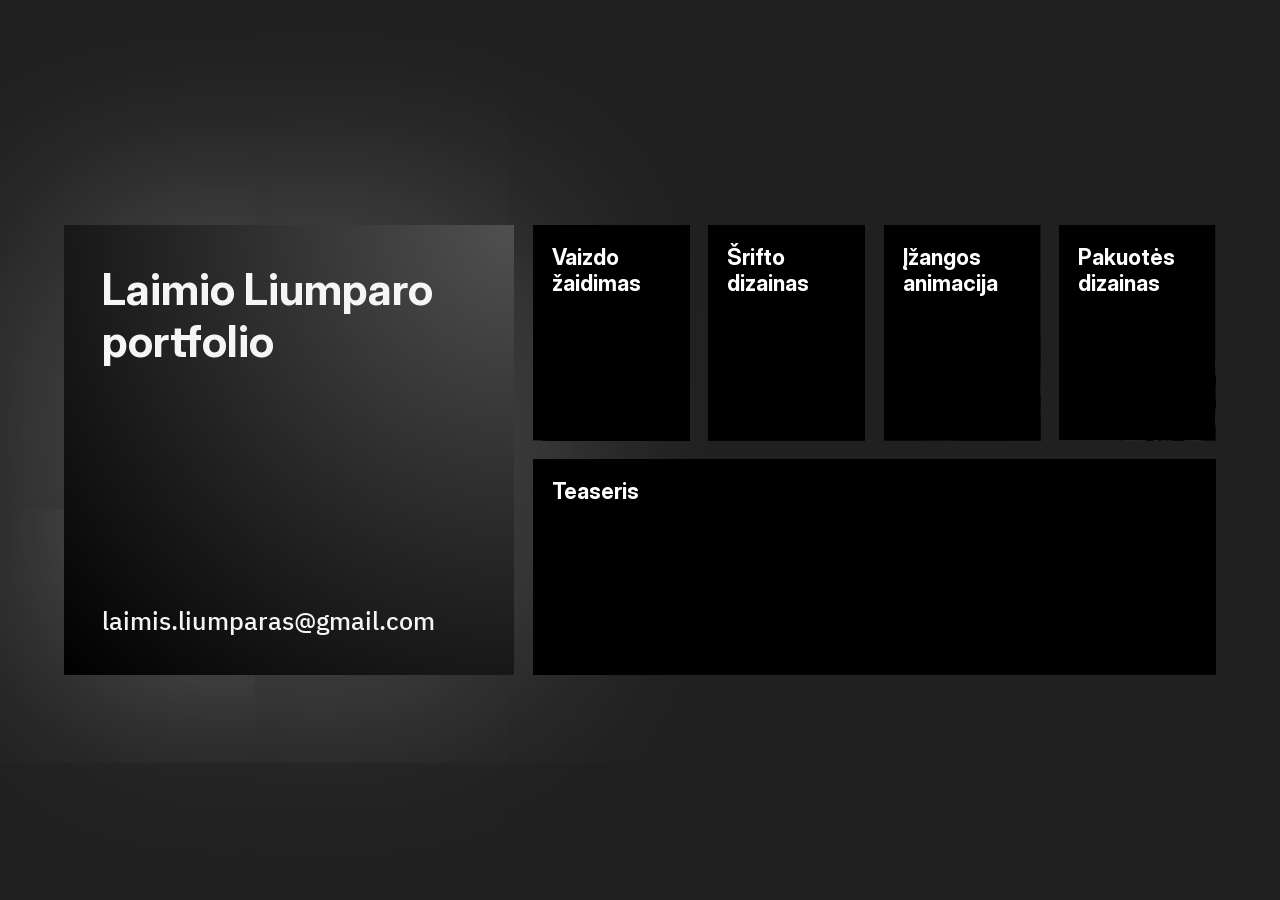
<file: index.html>
<!DOCTYPE html>
<html lang="">
  <head>
    <meta charset="utf-8">
    <title>Laimis LMP</title>
    <link rel="apple-touch-icon" href="SiteIcon/apple-touch-icon.png">
    <link rel="icon" type="image/svg+xml" sizes="180x180" href="SiteIcon/favicon-180x180.svg">
    <link rel="icon" type="image/svg+xml" sizes="48x48" href="SiteIcon/favicon-48x48.svg">
    <link rel="icon" type="image/svg+xml" sizes="32x32" href="SiteIcon/favicon-32x32.svg">
    <link rel="icon" type="image/svg+xml" sizes="16x16" href="SiteIcon/favicon-16x16.svg">
  </head>
  <link rel="stylesheet" href="Page_styling.css">
  <body>
    <main_group>
      <square>Laimio Liumparo portfolio<contact-desc>laimis.liumparas@gmail.com</contact-desc></square>
      <section_collection>
      <a href="vg.html" id="video_game" class=clickable_square>Vaizdo<br>žaidimas</a>
      <a href="font_flood.html" id="flood_font" class=clickable_square>Šrifto<br>dizainas</a>
      <a href="video.html" id="intro_movie" class=clickable_square>Įžangos<br>animacija</a>
      <a href="package.html" id="package_design" class=clickable_square>Pakuotės<br>dizainas</a>
      <a href="teaser.html" id="teaser" class="clickable_square">Teaseris</a>
      </section_collection>
      </main_group>
  </body>
</html>
</file>
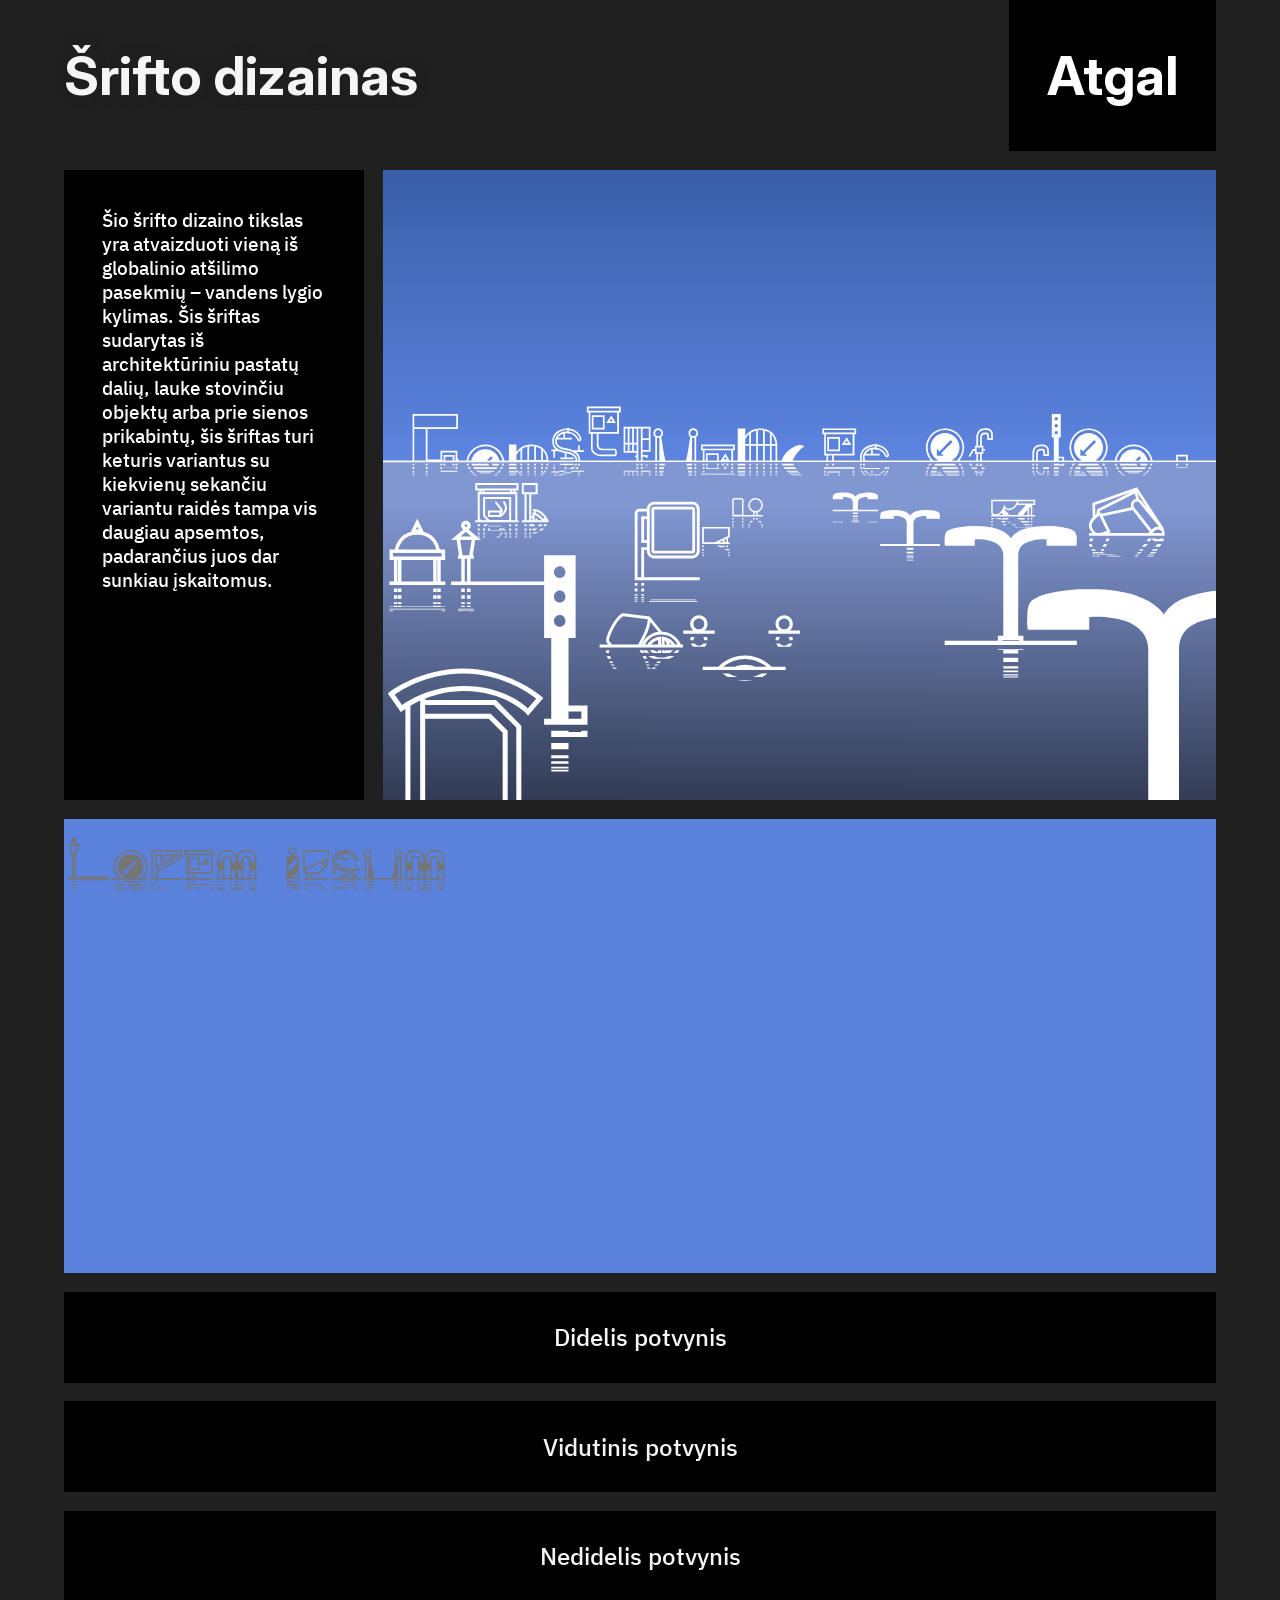
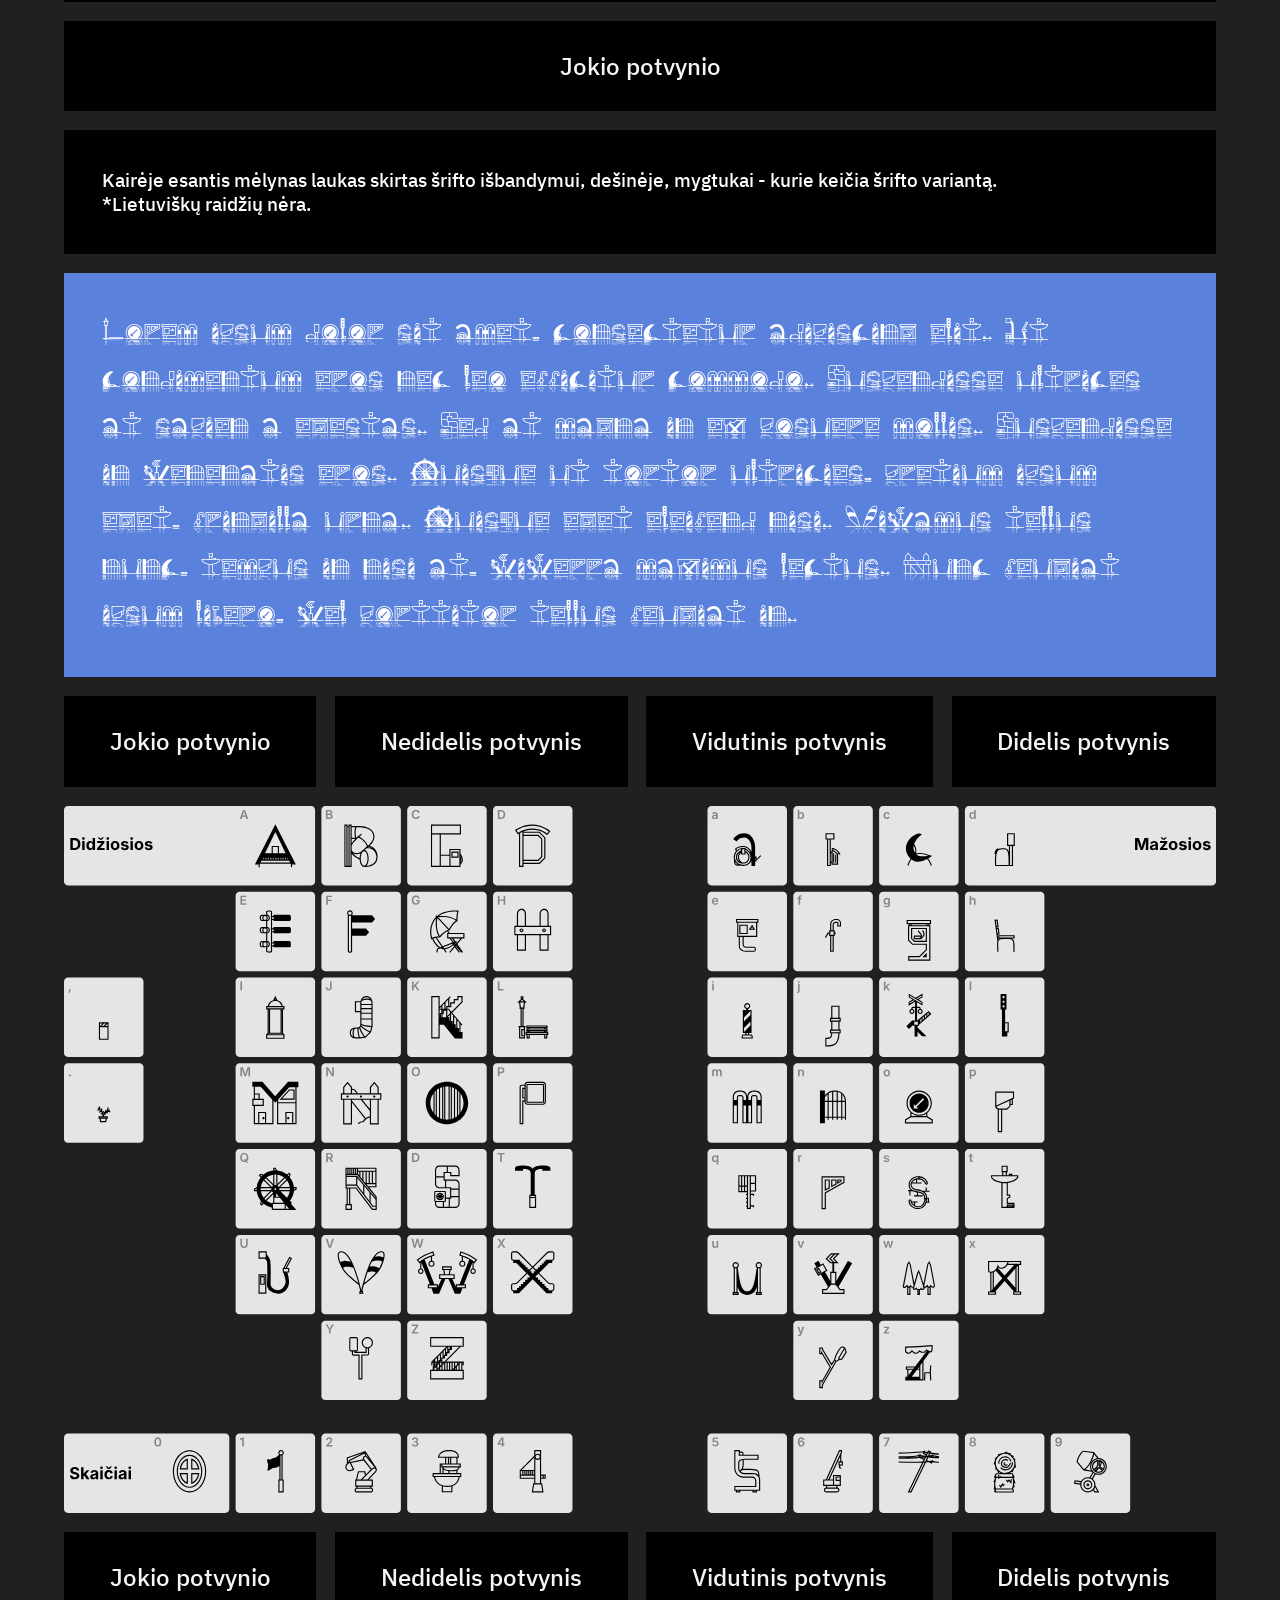
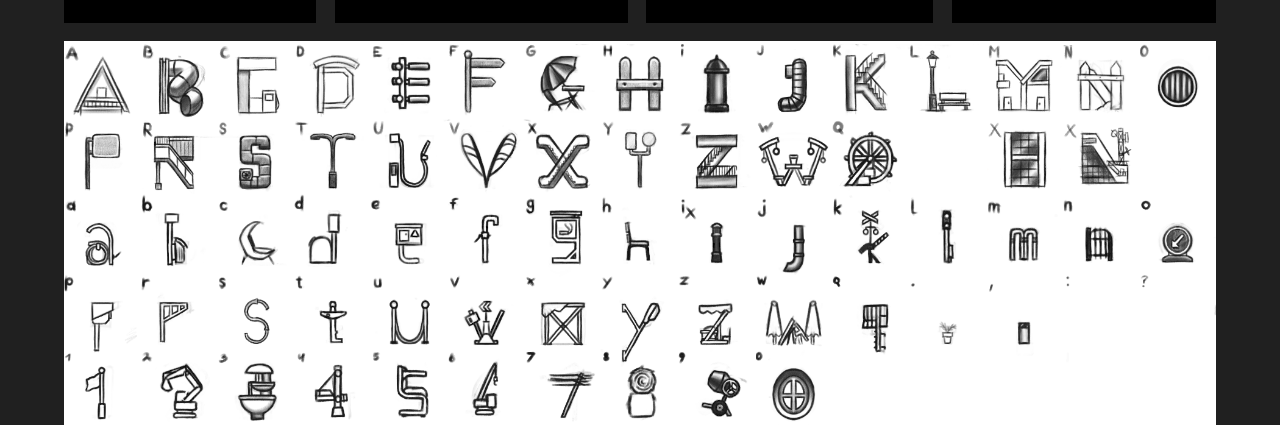
<file: font_flood.html>
<!DOCTYPE html>
<html lang="">
  <head>
    <meta charset="utf-8">
    <title>Šrifto dizainas</title>
    <link rel="apple-touch-icon" href="SiteIcon/apple-touch-icon.png">
    <link rel="icon" type="image/svg+xml" sizes="180x180" href="SiteIcon/favicon-180x180.svg">
    <link rel="icon" type="image/svg+xml" sizes="48x48" href="SiteIcon/favicon-48x48.svg">
    <link rel="icon" type="image/svg+xml" sizes="32x32" href="SiteIcon/favicon-32x32.svg">
    <link rel="icon" type="image/svg+xml" sizes="16x16" href="SiteIcon/favicon-16x16.svg">
  </head>
  <link rel="stylesheet" href="Page_styling.css">
  <script src="font_script.js"></script>
  <body>
    <work-container>
      <header>Šrifto dizainas<a class="backbutton" href="index.html">Atgal</a></header>
      <div class="horizontal-layout">
        <description>Šio šrifto dizaino tikslas yra atvaizduoti vieną iš globalinio atšilimo pasekmių – vandens lygio kylimas. Šis šriftas sudarytas iš architektūriniu pastatų dalių, lauke stovinčiu objektų arba prie sienos prikabintų, šis šriftas turi keturis variantus su kiekvienų sekančiu variantu raidės tampa vis daugiau apsemtos, padarančius juos dar sunkiau įskaitomus.</description>
        <img src="ButtonBG/FloodFont.svg" class="header_image"></img>
      </div>
      <div class="horizontal-layout standart-wrap">
        <textarea class="Font_test" id="font_test_field" placeholder="Lorem ipsum"></textarea>
        <div class="vertical-layout">
          <set_weight_btn onclick="changeFont(900)">Didelis potvynis</set_weight_btn>
          <set_weight_btn onclick="changeFont(700)">Vidutinis potvynis</set_weight_btn>
          <set_weight_btn onclick="changeFont(400)">Nedidelis potvynis</set_weight_btn>
          <set_weight_btn onclick="changeFont(100)">Jokio potvynio</set_weight_btn>
        </div>
      </div>
      <description>Kairėje esantis mėlynas laukas skirtas šrifto išbandymui, dešinėje, mygtukai - kurie keičia šrifto variantą.<br>*Lietuviškų raidžių nėra.</description>
      <description id=font_preview>Lorem ipsum dolor sit amet, consectetur adipiscing elit. Ut condimentum eros nec leo efficitur commodo. Suspendisse ultrices at sapien a egestas. Sed at magna in ex posuere mollis. Suspendisse in venenatis eros. Quisque ut tortor ultricies, pretium ipsum eget, fringilla urna. Quisque eget eleifend nisi. Vivamus tellus nunc, tempus in nisi at, viverra maximus lectus. Nunc feugiat ipsum libero, vel porttitor tellus feugiat in.</description>
      <div class="horizontal-layout standart-wrap">
          <set_weight_btn onclick="changePreview(100)">Jokio potvynio</set_weight_btn>
          <set_weight_btn onclick="changePreview(400)">Nedidelis potvynis</set_weight_btn>
          <set_weight_btn onclick="changePreview(700)">Vidutinis potvynis</set_weight_btn>
          <set_weight_btn onclick="changePreview(900)">Didelis potvynis</set_weight_btn>
      </div>
      <img class="wide_display" id="font_overview" src="FontGallery/Level_1.svg"></img>
      <div class="horizontal-layout standart-wrap">
        <set_weight_btn onclick="changeOverview(100)">Jokio potvynio</set_weight_btn>
        <set_weight_btn onclick="changeOverview(400)">Nedidelis potvynis</set_weight_btn>
        <set_weight_btn onclick="changeOverview(700)">Vidutinis potvynis</set_weight_btn>
        <set_weight_btn onclick="changeOverview(900)">Didelis potvynis</set_weight_btn>
      </div>
      <img class="wide_display" src="FontGallery/LetterDraws.png"></img>
    </work-container>
  </body>
</html>
</file>
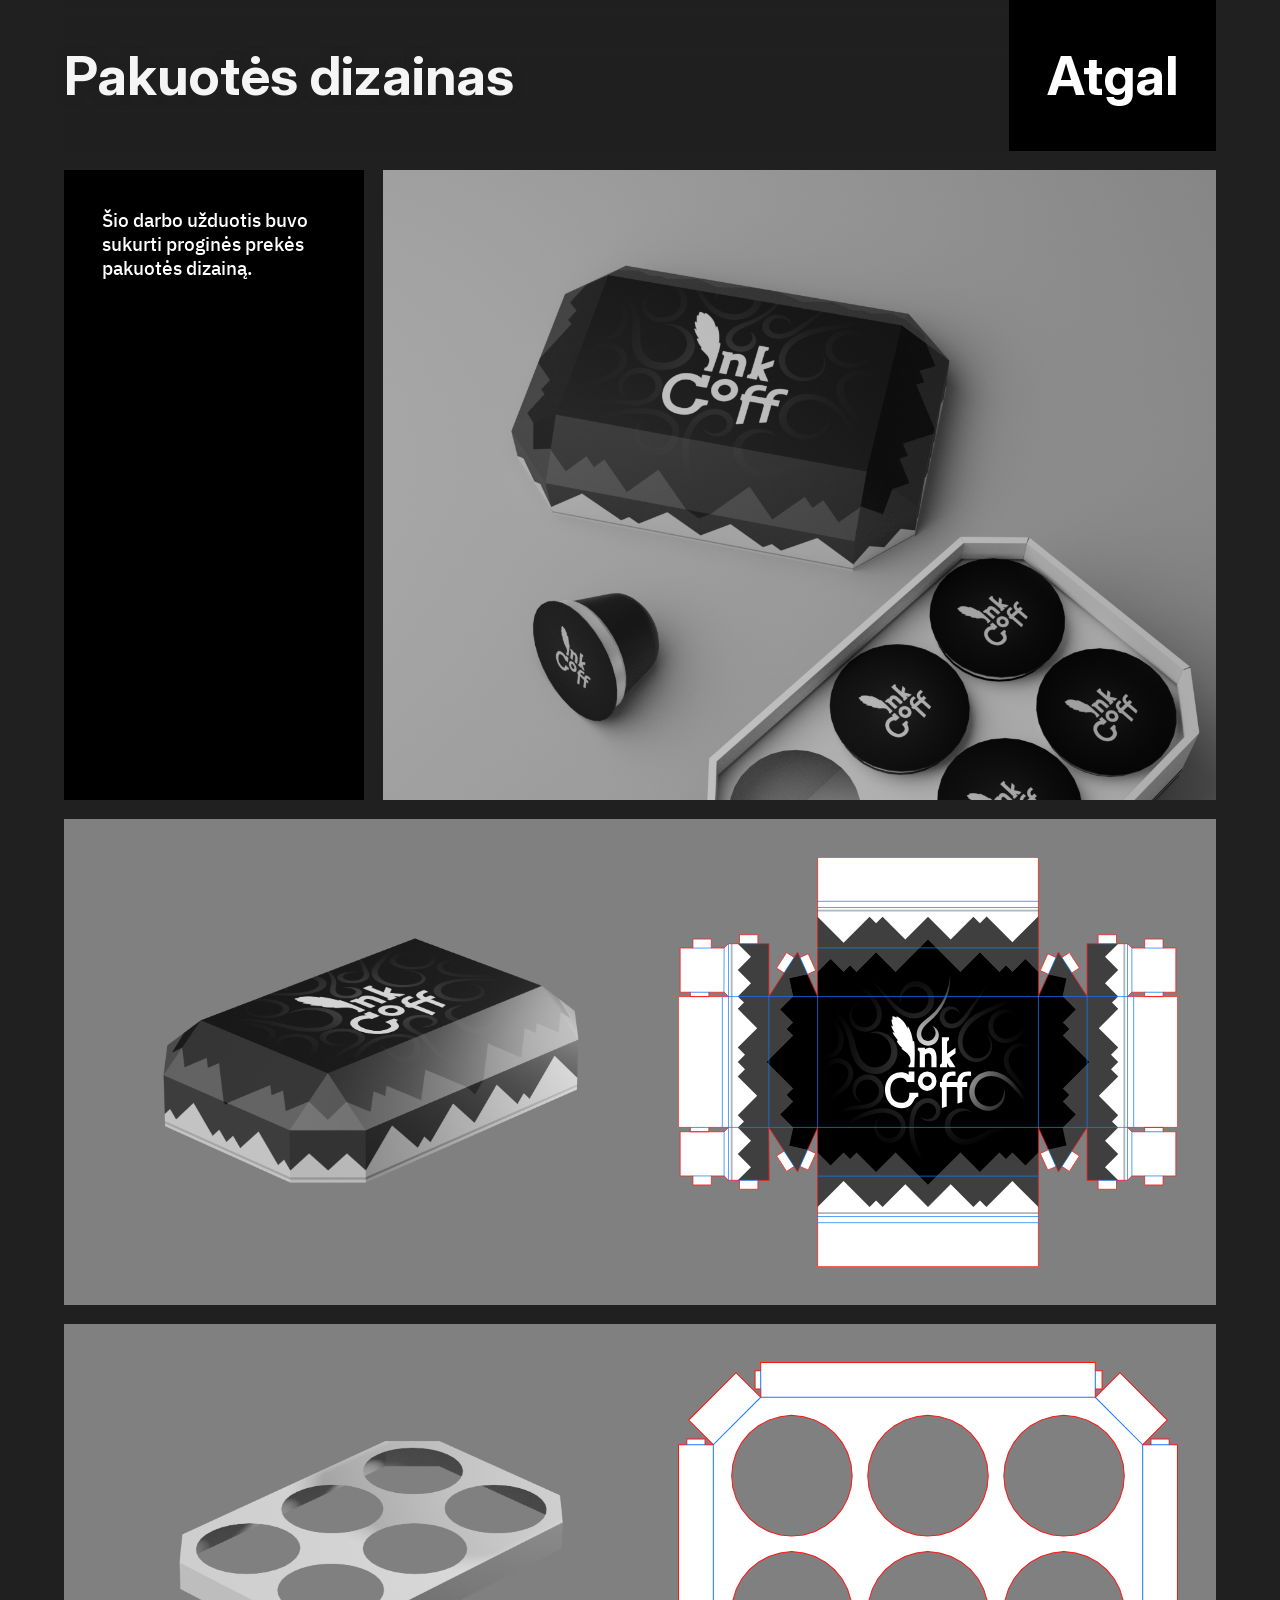
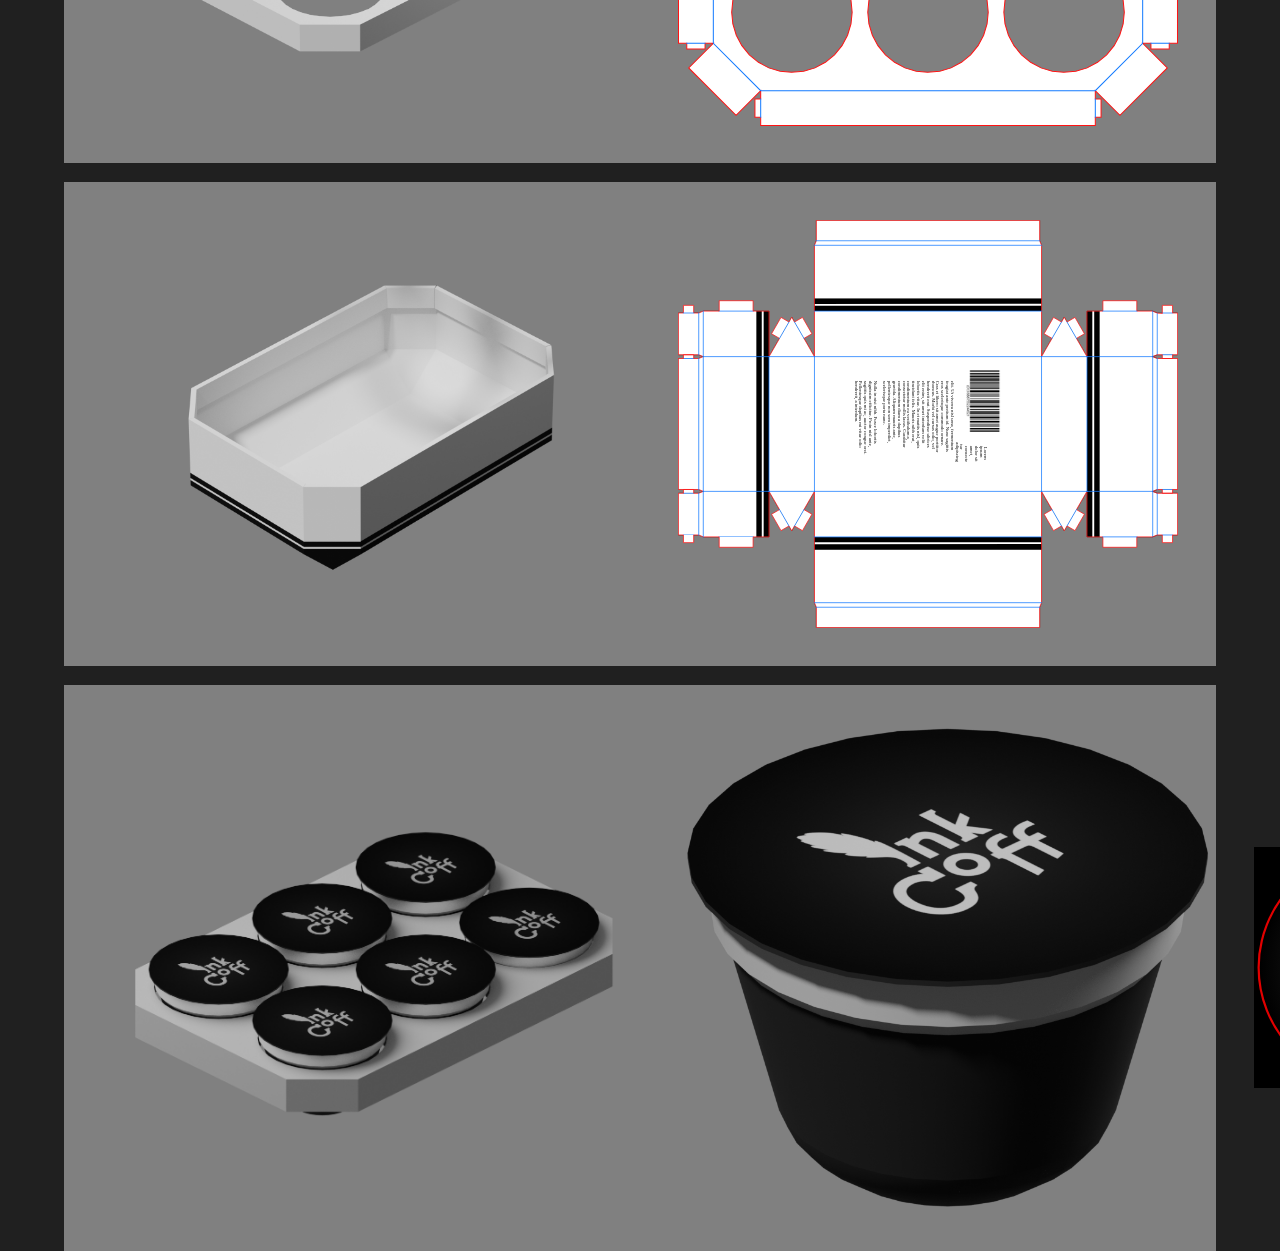
<file: package.html>
<!DOCTYPE html>
<html lang="">
  <head>
    <meta charset="utf-8">
    <title>Pakuotės dizainas</title>
    <link rel="apple-touch-icon" href="SiteIcon/apple-touch-icon.png">
    <link rel="icon" type="image/svg+xml" sizes="180x180" href="SiteIcon/favicon-180x180.svg">
    <link rel="icon" type="image/svg+xml" sizes="48x48" href="SiteIcon/favicon-48x48.svg">
    <link rel="icon" type="image/svg+xml" sizes="32x32" href="SiteIcon/favicon-32x32.svg">
    <link rel="icon" type="image/svg+xml" sizes="16x16" href="SiteIcon/favicon-16x16.svg">
  </head>
  <link rel="stylesheet" href="Page_styling.css">
  <body>
    <work-container>
      <header>Pakuotės dizainas<a class="backbutton" href="index.html">Atgal</a></header>
      <div class="horizontal-layout">
        <description>Šio darbo užduotis buvo sukurti proginės prekės pakuotės dizainą.</description>
        <img src="ButtonBG/CoffePak.png" class="header_image"></img>
      </div>
      <div class="horizontal_gal">
        <img src="ScreenShots/Lid.png" class="gal_image"></img>
        <img src="ScreenShots/Lid_plan.svg" class="gal_image"></img>
      </div>
      <div class="horizontal_gal">
        <img src="ScreenShots/Holder.png" class="gal_image"></img>
        <img src="ScreenShots/Holder_plan.svg" class="gal_image"></img>
      </div>
      <div class="horizontal_gal">
        <img src="ScreenShots/Base.png" class="gal_image"></img>
        <img src="ScreenShots/Base_plan.svg" class="gal_image"></img>
      </div>
      <div class="horizontal_gal">
        <img src="ScreenShots/Cap_combine.png" class="gal_image"></img>
        <img src="ScreenShots/Cap1.png" class="gal_image"></img>
        <img src="ScreenShots/Cap_plan.svg" class="gal_image"></img>
      </div>
    </work-container>
  </body>
</html>
</file>
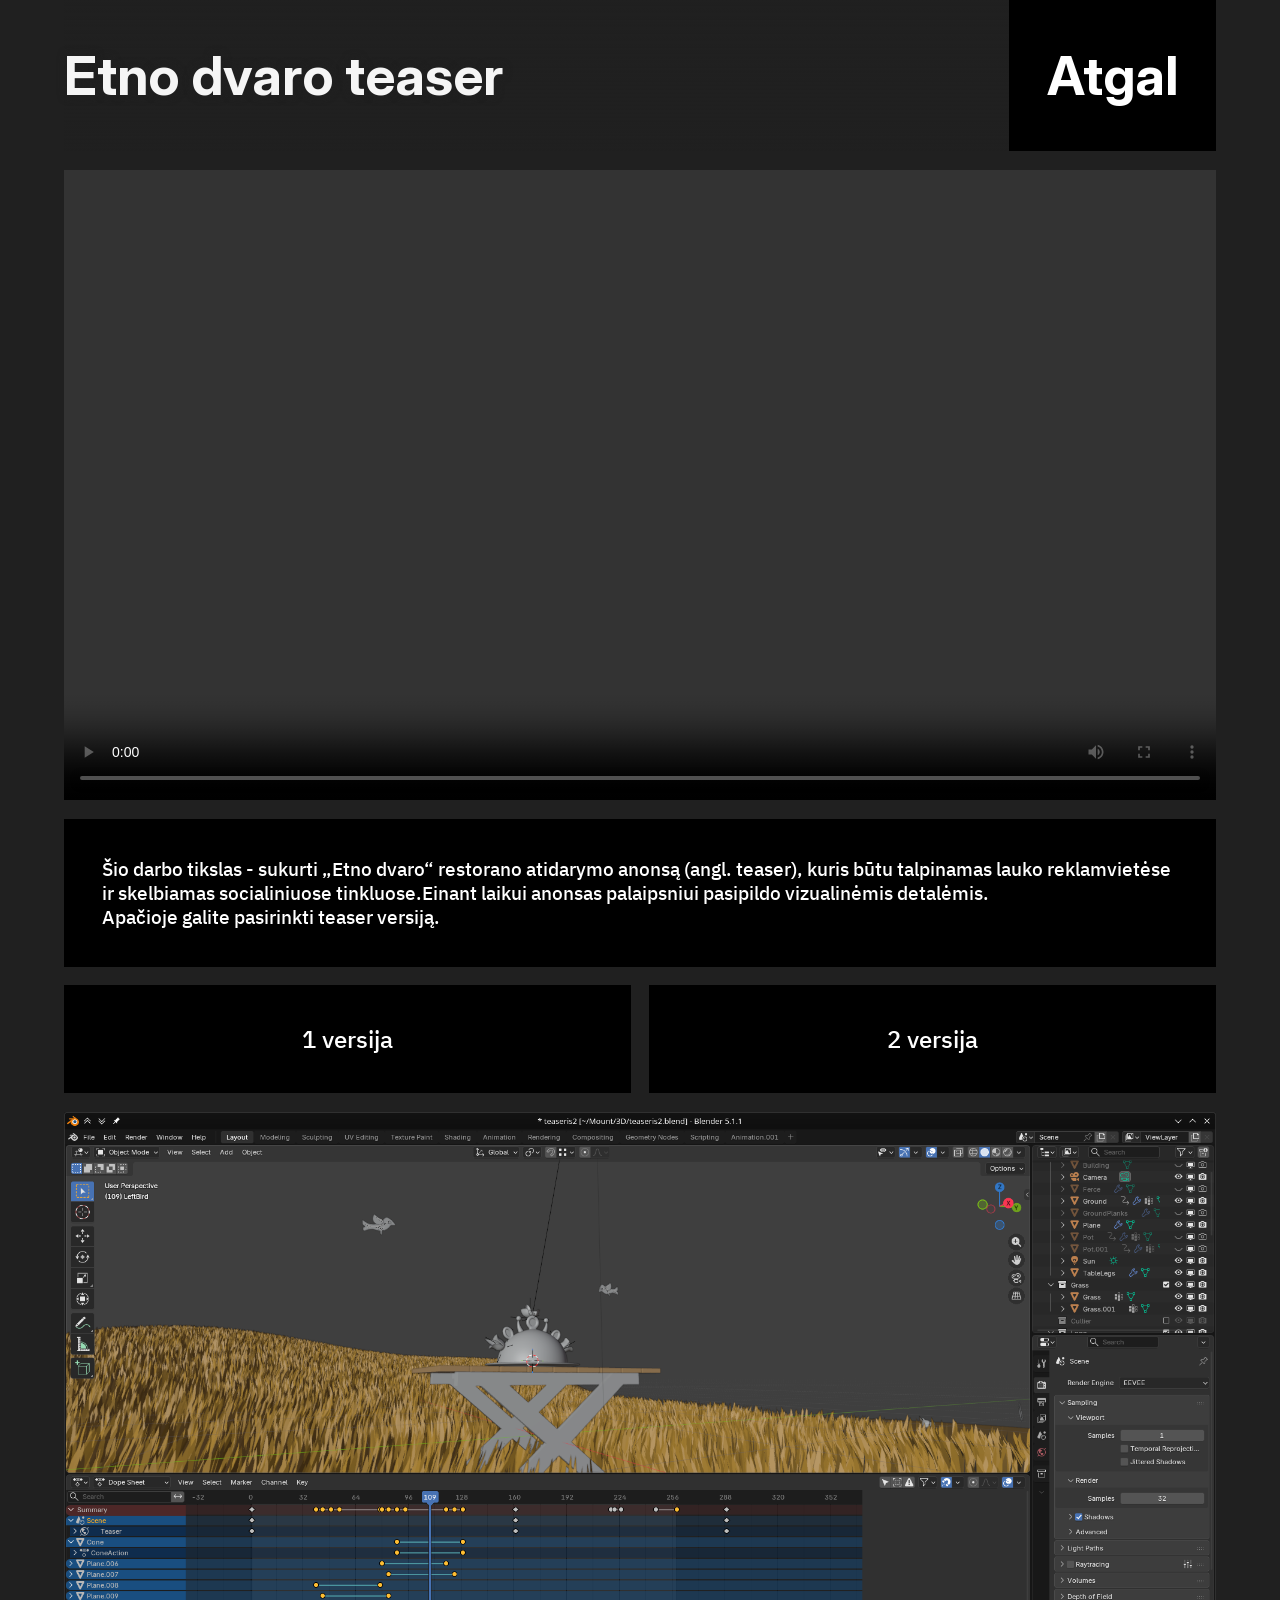
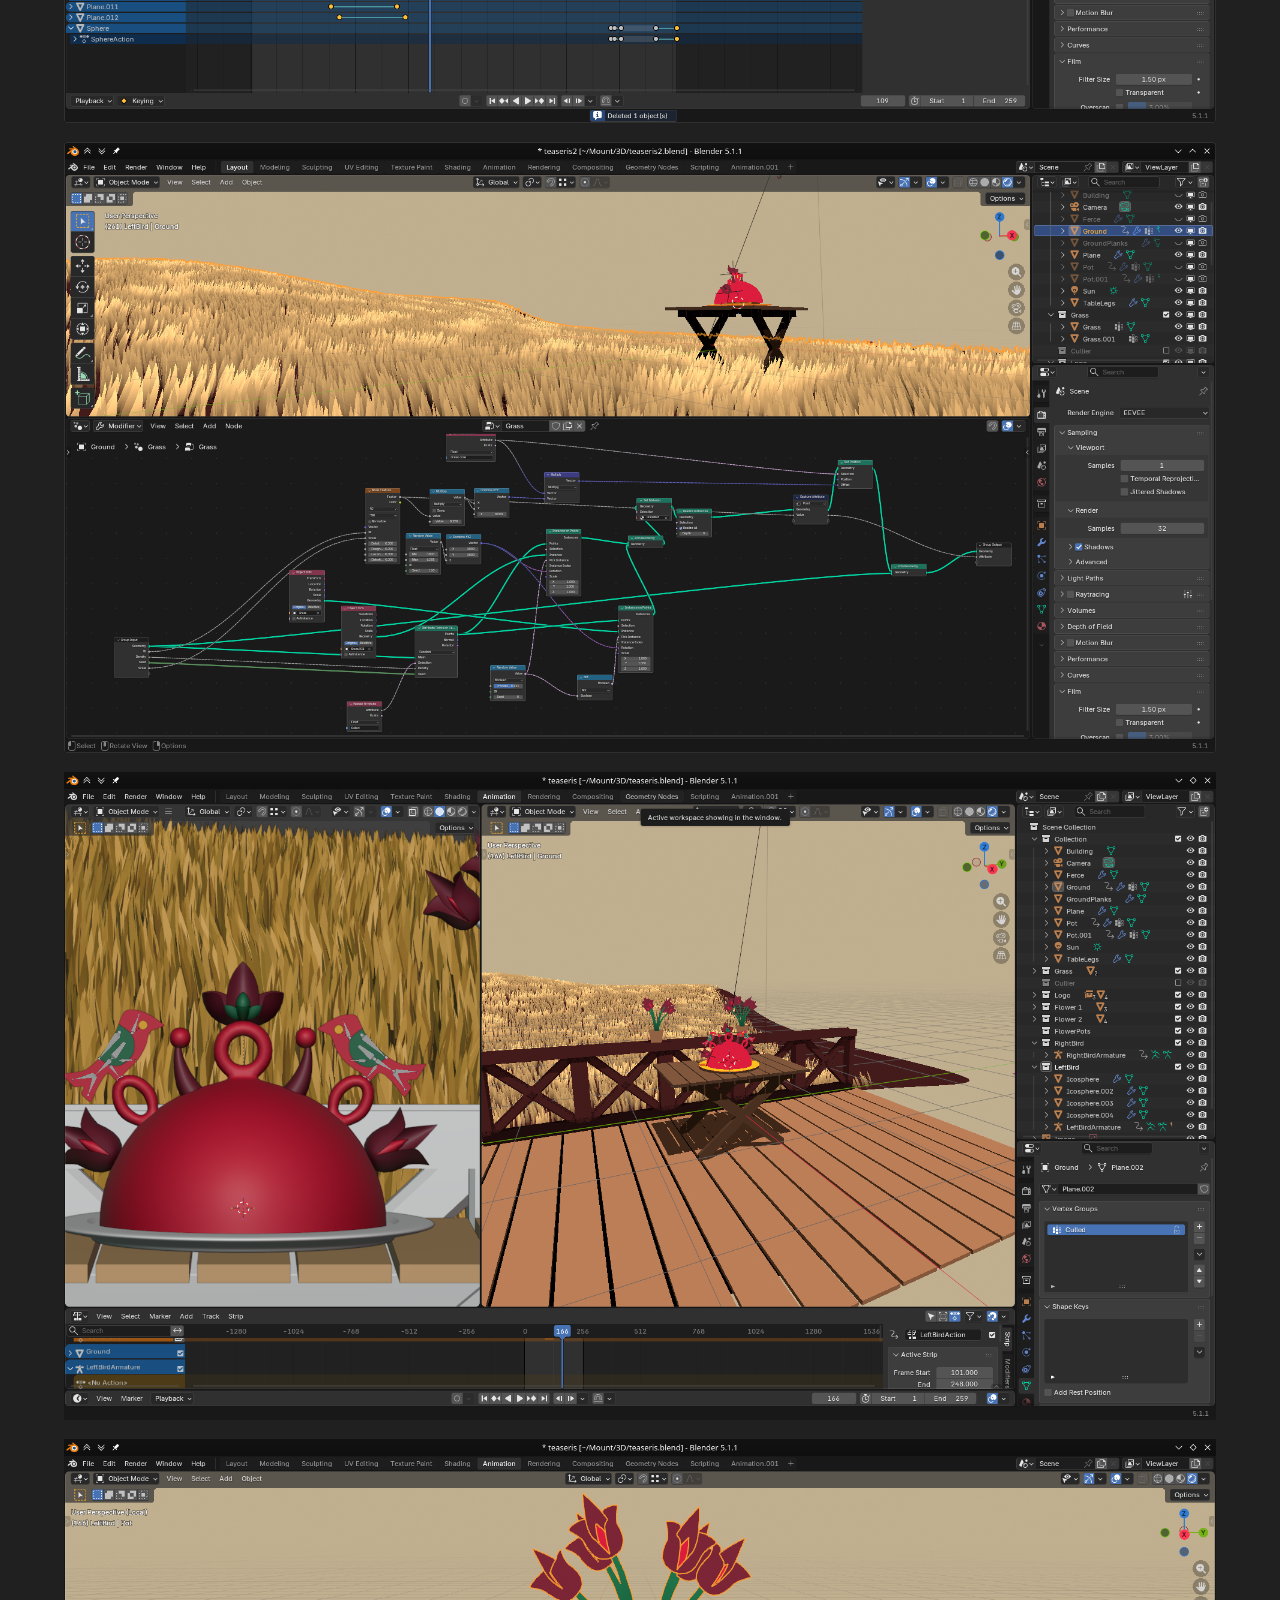
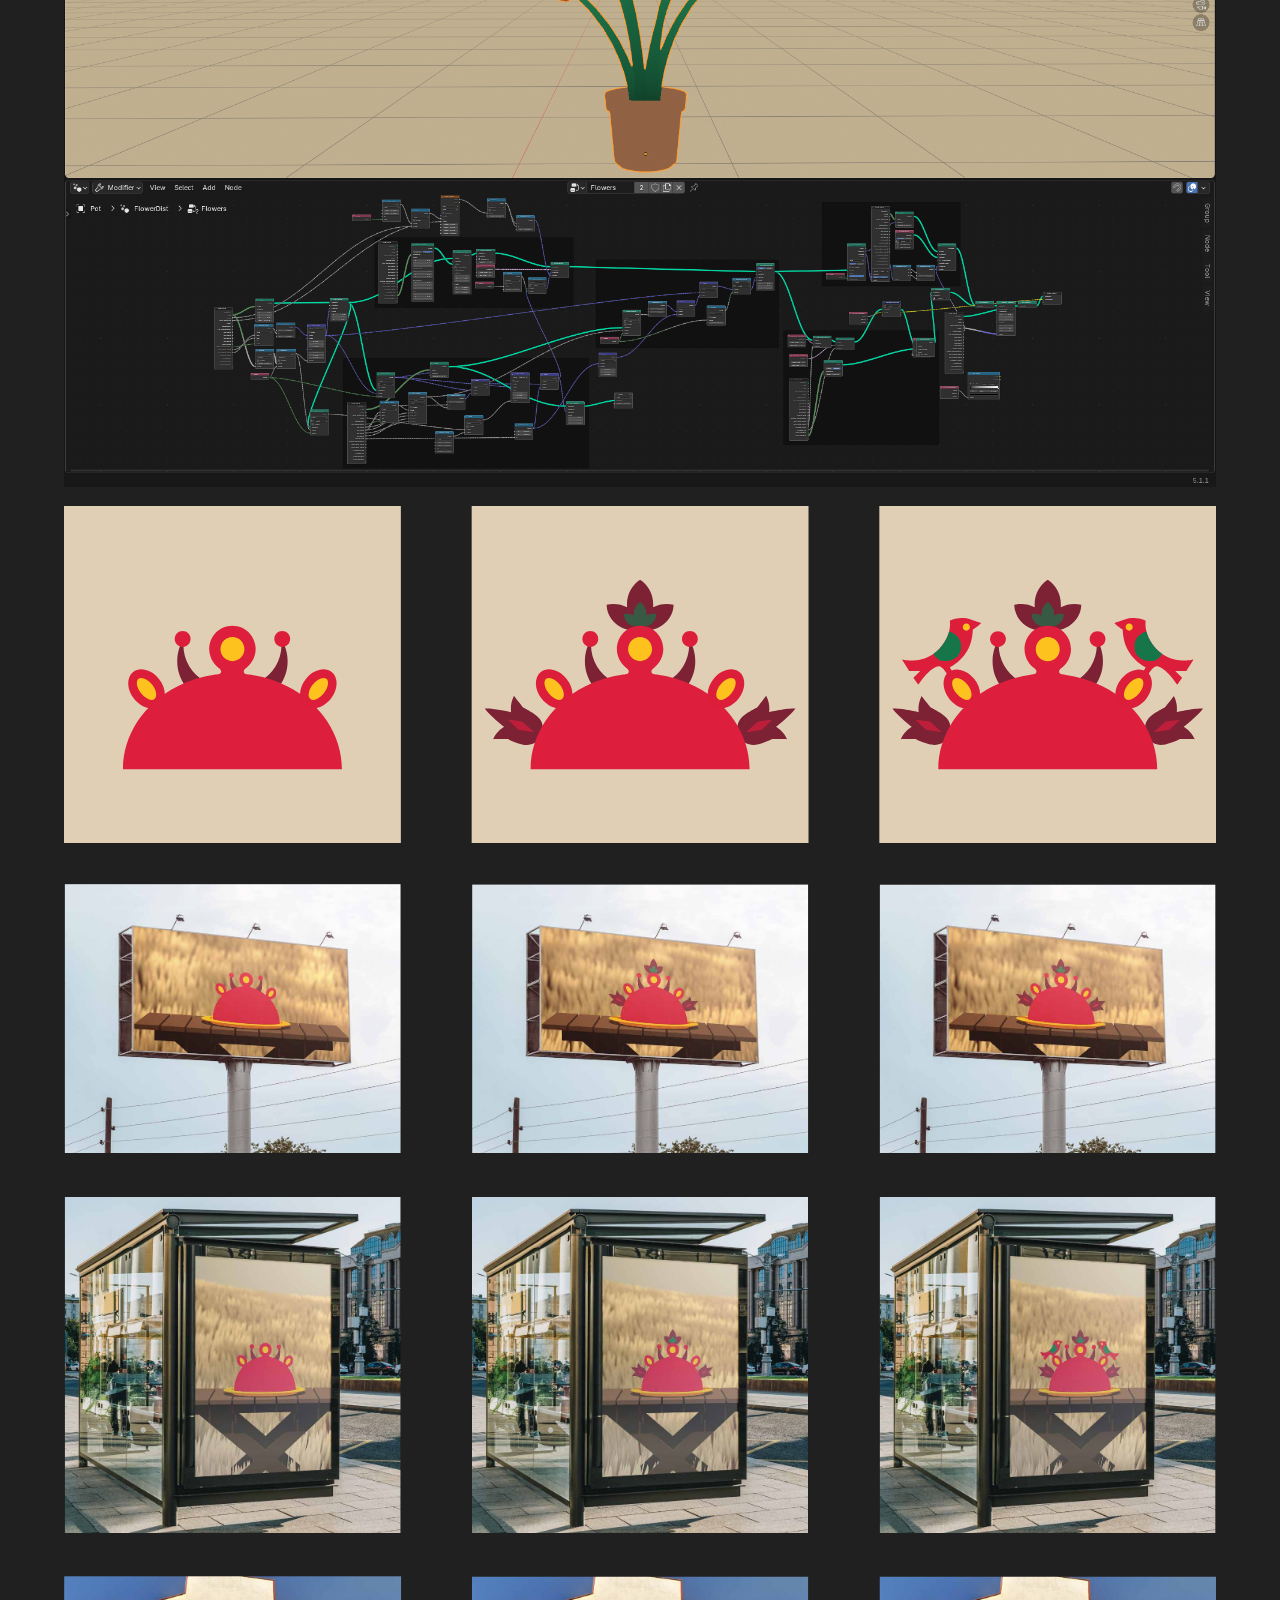
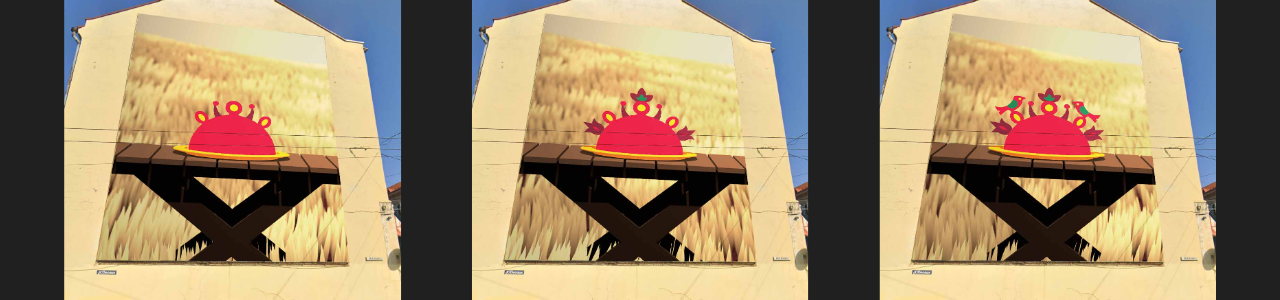
<file: teaser.html>
<!DOCTYPE html>
<html lang="">
  <head>
    <meta charset="utf-8">
    <title>Teaser</title>
    <link rel="apple-touch-icon" href="SiteIcon/apple-touch-icon.png">
    <link rel="icon" type="image/svg+xml" sizes="180x180" href="SiteIcon/favicon-180x180.svg">
    <link rel="icon" type="image/svg+xml" sizes="48x48" href="SiteIcon/favicon-48x48.svg">
    <link rel="icon" type="image/svg+xml" sizes="32x32" href="SiteIcon/favicon-32x32.svg">
    <link rel="icon" type="image/svg+xml" sizes="16x16" href="SiteIcon/favicon-16x16.svg">
  </head>
  <link rel="stylesheet" href="Page_styling.css">
  <script src="video_switch.js"></script>
  <body>
    <work-container>
      <header>Etno dvaro teaser<a class="backbutton" href="index.html">Atgal</a></header>
      <div class="horizontal-layout">
        <div class="vertical-layout-description">
          <description>Šio darbo tikslas - sukurti „Etno dvaro“ restorano atidarymo anonsą (angl. teaser), kuris būtu talpinamas lauko reklamvietėse ir skelbiamas socialiniuose tinkluose.Einant laikui anonsas palaipsniui pasipildo vizualinėmis detalėmis.<br>
          Apačioje galite pasirinkti teaser versiją.</description>
          <div class="horizontal-layout layout-shrink">
            <teaser-button id="version_1_button" onclick="videoSwitch(1)">1 versija</teaser-button>
            <teaser-button id="version_2_button" onclick="videoSwitch(0)">2 versija</teaser-button>
            </div>
        </div>
          <video id="video_container_2" controls>
            <source id="container_source" src="VideoWorks/teaser.mp4" type="video/mp4">
          </video>
      </div>
      <img class="wide_display" src="ScreenShots/Teaser1.png"></img>
      <img class="wide_display" src="ScreenShots/Teaser2.png"></img>
      <img class="wide_display" src="ScreenShots/Teaser3.png"></img>
      <img class="wide_display" src="ScreenShots/Teaser4.png"></img>
      <img class="wide_display" src="ScreenShots/Page 27.svg"></img>
    </work-container>
  </body>
</html>
</file>
<file: Page_styling.css>
@property --gradient_reveal {
  syntax: '<color>';
  initial-value: black;
  inherits: false;
}
@property --gradient_base {
  syntax: '<color>';
  initial-value: black;
  inherits: false;
}
@font-face {
  font-family: "InterDisplay";
  src: url("Fonts/InterDisplay-ExtraBold.woff2") format("woff2"),
  font-weight: extra-bold;
  font-style: normal;
}
@font-face {
  font-family: "InterDisplay";
  src: url("Fonts/InterDisplay-Bold.woff2") format("woff2"),
  font-weight: bold;
  font-style: normal;
}
@font-face {
  font-family: "IBM-plex-sans";
  src: url("Fonts/IBMPlexSans-Medium.woff2") format("woff2"),
  font-weight: medium;
  font-style: normal;
}
/*flood font*/
@font-face {
  font-family: "FloodFont";
  src:  url("Fonts/FloodFont-Dry.woff") format("woff");
  font-weight: 100;
  font-style: normal;
}
@font-face {
  font-family: "FloodFont";
  src:  url("Fonts/FloodFont-Light-Flood.woff") format("woff");
  font-weight: 400;
  font-style: normal;
}
@font-face {
  font-family: "FloodFont";
  src:  url("Fonts/FloodFont-Flooded.woff") format("woff");
  font-weight: 700;
  font-style: normal;
}
@font-face {
  font-family: "FloodFont";
  src:  url("Fonts/FloodFont-OverFlooded.woff") format("woff");
  font-weight: 900;
  font-style: normal;
}

html {
  background: gray;
  margin: 0px;
  padding: 0px;
  
}
body {
  display: flex;
  background: #202020;
  min-height: 100vh;
  width: 100%;
  margin: 0;
  padding: 0;
  overflow-y: auto;
  justify-content: center;
  align-items: center;
}
main_group {
  display: flex;
  flex-grow: 1;
  max-width: 90vw;
  gap: 0.5cm;
  max-height: 60vh;
  height: 50vh;
}
square {
  display: flex;
  flex-direction: column;
  justify-content: space-between;
  flex: 0 0 auto;
  height: auto;
  width: 45vw;
  max-width: 50vh;
  aspect-ratio: 1/1;
  background-image: radial-gradient(circle at top right, #505050 0, black 100%);
  padding: 1cm;
  box-sizing: border-box;
  color: whitesmoke;
  font-family: InterDisplay;
  font-weight: extra-bold;
  font-size-adjust: 1.4;
  box-shadow: 0px 0px 210px 0px rgba(255, 255, 255, 0.3);
  user-select: none;
}
contact-desc {
  display: flex;
  flex-direction: column;
  flex-shrink: 1;
  flex-grow: 1;
  flex-wrap: wrap;
  min-width: 0;
  justify-content: end;
  font-size-adjust: 0.8;
  user-select: all;
  font-family: IBM-plex-sans;
}
section_collection {
  display: flex;
  flex-wrap: wrap;
  direction: row;
  gap: 0.5cm;
  width: 100%;
  height: auto;
  flex-grow: 1;
}
.clickable_square {
  pointer-events: all;
  display: flex;
  flex: 1;
  font-family: inter;
  box-sizing: border-box;
  max-height: 100%;
  padding: 0.5cm;
  min-height: 3cm;
  min-width: 4cm;
  font: inter;
  color: white;
  font-family: InterDisplay;
  font-weight: bold;
  text-decoration: none;
  font-size-adjust: 0.7;
   box-shadow: 0px 0px 0px 0px rgba(255, 255, 255, 0.3);
  transition: --gradient_reveal 2s ease-out, --gradient_base 0.2s ease-out;
  
}

.clickable_square:hover {
  --gradient_reveal : transparent;
  --gradient_base : rgba(0, 0, 0, 0.7);
  box-shadow: 0px 0px 20px 0px rgba(255, 255, 255, 0.3);
  transition: --gradient_reveal 0s ease-in, --gradient_base 0.2s ease-in;
  user-select: none;
}
#video_game {
  background-image: linear-gradient(to bottom, var(--gradient_base), 30%, var(--gradient_reveal)), url("ButtonBG/CoverGAME.png");
  background-size: auto, cover;
  background-position: left;
}
#flood_font {
  background-image: linear-gradient(to bottom, var(--gradient_base), 30%, var(--gradient_reveal)), url("ButtonBG/FloodFont.svg");
  background-size: auto, cover;
  background-position: left;
}
#intro_movie {
  background-image: linear-gradient(to bottom, var(--gradient_base), 30%, var(--gradient_reveal)), url("ButtonBG/big_short_terminals.png");
  background-size: auto, cover;
  background-position: center;
}
#package_design {
  background-image: linear-gradient(to bottom, var(--gradient_base), 30%, var(--gradient_reveal)), url("ButtonBG/CoffePak.png");
  background-size: auto, cover;
  background-position: center;
}
#teaser {
  background-image: linear-gradient(to bottom, var(--gradient_base), 30%, var(--gradient_reveal)), url("ButtonBG/EtnoDvaras.png");
  background-size: auto, cover;
  background-position: right;
}
header {
  display: flex;
  z-index: 2;
  flex-direction: row;
  align-items: center;
  font-family: InterDisplay;
  color: whitesmoke;
  font-size: 40pt;
  height: 4cm;
  gap: 0.5cm;
  justify-content: space-between;
  position: sticky;
  top: 0px;
  background-image: linear-gradient(to bottom, #202020, 60%, transparent);
  text-shadow: 0px 0px 10px #202020;
  user-select: none;
}
.backbutton {
  display: flex;
  background: black;
  align-items: center;
  text-align: center;
  height: 100%;
  padding: 1cm;
  box-sizing: border-box;
  color: white;
  text-decoration: none;
  box-shadow: 0px 0px 0px 0px rgba(255, 255, 255, 0);
  transition: background 0.8s ease-out, color 0.8s ease-out, box-shadow 0.2s ease-out;
  text-shadow: none;
}
.backbutton:hover {
  background: white;
  color: black;
  box-shadow: 0px 0px 210px 0px rgba(255, 255, 255, 1);
  transition: background 0s ease-in, color 0s ease-in, box-shadow 0.1s ease-in;
}
work-container {
  display: flex;
  flex-direction: column;
  width: 90vw;
  height: auto;
  margin: 0 auto;
  gap:0.5cm;
}
#video_container {
  display: flex;
  flex-shrink: 1;
  flex-grow: 0;
  min-width: 20px;
  height: 70vh;
  max-width: auto;
  flex-grow: 0;
  aspect-ratio: 16/9;
}
#video_container_2 {
  display: flex;
  min-width: 20px;
  height: 70vh;
}
.horizontal-layout {
  display: flex;
  flex-direction: row;
  flex-wrap: wrap-reverse;
  justify-content: stretch;
  align-content: start;
  flex-grow: 1;
  height: auto;
  gap: 0.5cm;
}
.horizontal-layout.layout-shrink {
  flex: 0 1;
}
.vertical-layout-description {
  display: flex;
  flex-direction: column;
  flex: 1 1;
  flex-wrap: wrap;
  gap: 0.5cm;
}
.vertical-layout {
  display: flex;
  flex-direction: column;
  gap: inherit;
  flex-wrap: wrap;
  min-width: 5cm;
  width: 6cm;
  flex-grow: 1;
  flex-shrink: 1;
  
}
teaser-button {
  display: flex;
  background: black;
  flex: 1;
  color: white;
  padding: 1cm;
  font-family: IBM-plex-sans;
  font-size: 18pt;
  justify-content: center;
  user-select: none;
  box-shadow: 0px 0px 0px 0px rgba(193, 176, 143, 1);
}
teaser-button:hover {
  color: black;
  background: ghostwhite;
  box-shadow: 0px 0px 50px 0px rgba(193, 176, 143, 1);
  transition: background 0.1s ease-out, color 0.2s ease-out, box-shadow 0.2s ease-out;
  cursor: pointer;
}
teaser-button:active {
  color: black;
  background: #FFD685;
  box-shadow: 0px 0px 50px 0px rgba(193, 176, 143, 0.5);
  transition: background 0s linear, color 0s linear, box-shadow 0s linear;
}
.standart-wrap {
  flex-wrap: wrap;
}
description {
  background-color: black;
  display: flex;
  color: white;
  flex: 1;
  flex-grow: 1;
  font-family: IBM-plex-sans;
  font-weight: medium;
  font-size: 14pt;
  height: auto;
  box-sizing: border-box;
  padding: 1cm;
  min-width: 300px;
  overflow-y: auto;
  max-height: 70vh;
}

.wide_display {
  width: 100%;
}
.header_image {
  display: block;
  flex-grow: 1;
  flex-shrink: 1;
  height: 70vh;
  gap: 0;
  min-width: 100px;
  object-fit: cover; 
}

.Font_test {
  display: flex;
  flex: 1 1;
  font-family: FloodFont;
  font-size: 64pt;
  height: auto;
  min-height: 50vh;
  min-width: 400px;
  flex-basis: 25cm;
  resize: none;
  background: #5A81DB;
  color: white;
  border-style: none;
  box-shadow: 0px 0px 0px 0px rgba(90, 129, 219, 1);
  transition: background 0.2s ease-out, box-shadow 0.4s ease-out;
}
.Font_test:hover {
  background: #8197D2;
  box-shadow: 0px 0px 25px 0px rgba(90, 129, 219, 1);
  transition: background 0.1s ease-in, box-shadow 0.2s ease-in;
}

set_weight_btn {
  user-select: none;
  display: flex;
  font-family: IBM-plex-sans;
  font-size: 18pt;
  align-items: center;
  flex-grow: 1;
  justify-content: center;
  color: whitesmoke;
  background: black;
  min-width: 6cm;
  height: auto;
  min-height: 2.4cm;
  box-shadow: 0px 0px 0px 0px rgba(255, 255, 255, 0);
}
set_weight_btn:hover, descriptionset_weight_btn:focus {
  color: black;
  background: ghostwhite;
  cursor: pointer;
  box-shadow: 0px 0px 50px 0px rgba(90, 129, 219, 1);
  transition: background 0.1s ease-out, color 0.2s ease-out, box-shadow 0.2s ease-out;
}
set_weight_btn:active {
  background: #5A81DB;
  color: white;
  box-shadow: 0px 0px 100px 0px rgba(90, 129, 219, 0.5);
  transition: background 0s linear, color 0s linear, box-shadow 0s linear;
}
#font_preview {
  background-color: #5A81DB;
  font-family: FloodFont;
  font-size: 32pt;
}
.horizontal_gal {
  background: gray;
  display: flex;
  align-items: center;
  justify-content: space-between;
  box-sizing: border-box;
  padding: 1cm;
  height: fit-content;
  gap: 1cm;
}
.gal_image {
  display: flex;
  width: 50%;
}
#gameFrame {
  display: block;
  width: 100%;
  height: 100%;
  border:none;
}
.game_frame {
  display: block;
  flex-grow: 1;
  flex-shrink: 1;
  height: 70vh;
  width: 55%;
  gap: 0;
  min-width: 900px;
  object-fit: cover; 
}
.game_fullscreen {
  display: flex;
  z-index: 1;
  background: black;
  flex: 0 1;
  color: white;
  padding: 1cm;
  font-family: IBM-plex-sans;
  font-size: 18pt;
  justify-content: center;
  user-select: none;
  text-decoration: none;
  box-shadow: 0px 0px 0px 0px rgba(132, 159, 178, 1);
}
.game_fullscreen:hover {
  color: black;
  background: ghostwhite;
  box-shadow: 0px 0px 50px 0px rgba(132, 159, 178, 1);
  transition: background 0.1s ease-out, color 0.2s ease-out, box-shadow 0.2s ease-out;
}
.game_fullscreen:active {
  color: black;
  background: #849FB2;
  box-shadow: 0px 0px 50px 0px rgba(132, 159, 178, 0);
  transition: background 0s linear, color 0s linear, box-shadow 0s linear;  
  cursor: pointer;
}

.wide_display.pixel-img {
  image-rendering: pixelated;
  image-orientation: -moz-crisp-edges;
  image-orientation: crisp-edges;
}
</file>
